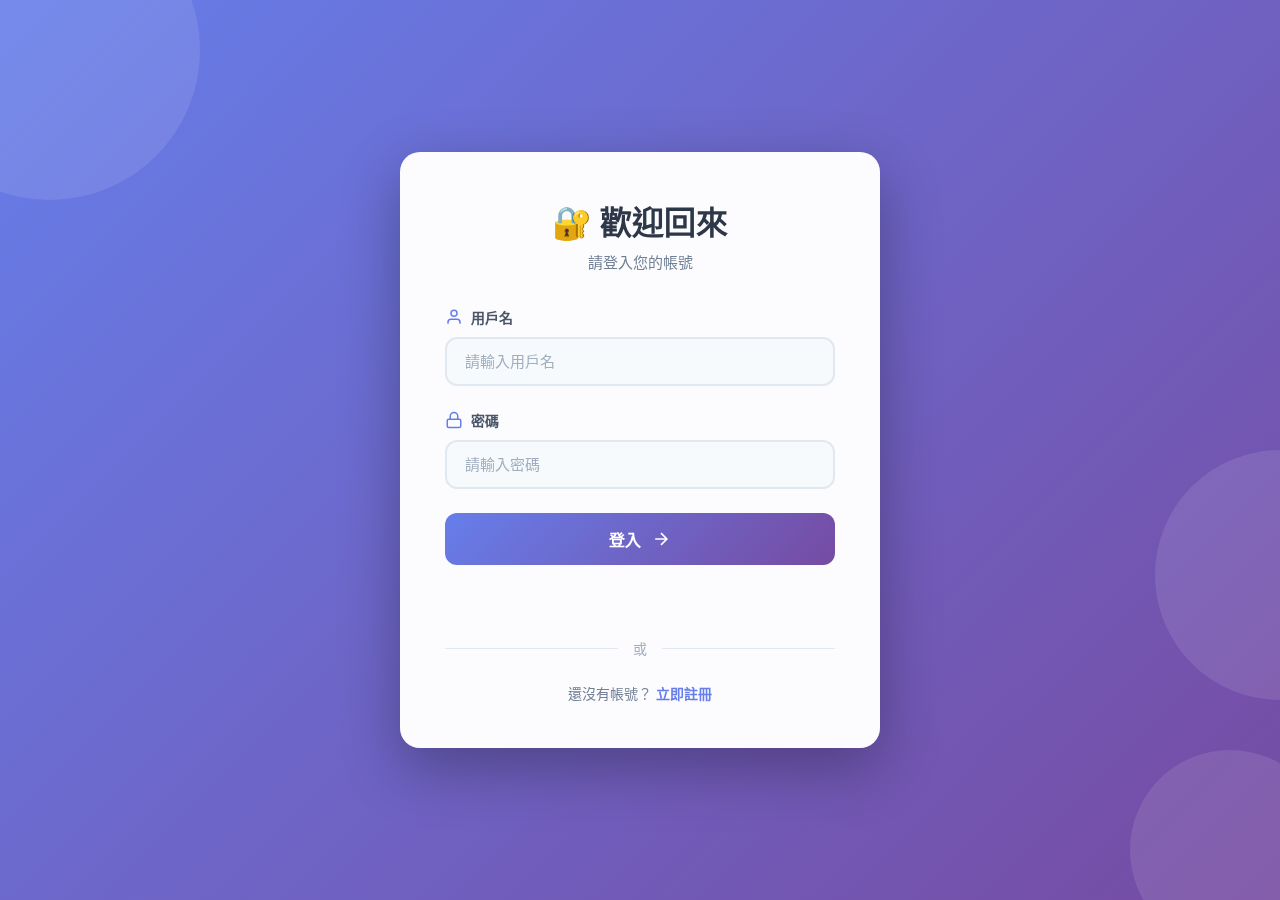
<file: src/main/resources/static/index.html>
<!DOCTYPE html>
<html lang="zh-TW">
<head>
    <meta charset="UTF-8">
    <meta name="viewport" content="width=device-width, initial-scale=1.0">
    <title>用戶認證系統</title>
    <link rel="stylesheet" href="styles.css">
</head>
<body>
    <div class="background-animation">
        <div class="circle circle1"></div>
        <div class="circle circle2"></div>
        <div class="circle circle3"></div>
    </div>

    <div class="container">
        <!-- 登入表單 -->
        <div class="form-container" id="loginForm">
            <div class="form-header">
                <h2>🔐 歡迎回來</h2>
                <p class="subtitle">請登入您的帳號</p>
            </div>
            <form onsubmit="handleLogin(event)">
                <div class="form-group">
                    <label for="loginUsername">
                        <svg class="icon" viewBox="0 0 24 24" fill="none" stroke="currentColor" stroke-width="2">
                            <path d="M20 21v-2a4 4 0 0 0-4-4H8a4 4 0 0 0-4 4v2"></path>
                            <circle cx="12" cy="7" r="4"></circle>
                        </svg>
                        用戶名
                    </label>
                    <input type="text" id="loginUsername" name="username" placeholder="請輸入用戶名" required>
                </div>
                <div class="form-group">
                    <label for="loginPassword">
                        <svg class="icon" viewBox="0 0 24 24" fill="none" stroke="currentColor" stroke-width="2">
                            <rect x="3" y="11" width="18" height="11" rx="2" ry="2"></rect>
                            <path d="M7 11V7a5 5 0 0 1 10 0v4"></path>
                        </svg>
                        密碼
                    </label>
                    <input type="password" id="loginPassword" name="password" placeholder="請輸入密碼" required>
                </div>
                <button type="submit" class="btn btn-primary">
                    <span>登入</span>
                    <svg class="btn-icon" viewBox="0 0 24 24" fill="none" stroke="currentColor" stroke-width="2">
                        <path d="M5 12h14M12 5l7 7-7 7"/>
                    </svg>
                </button>
            </form>
            <div id="loginMessage" class="message"></div>
            <div class="divider">
                <span>或</span>
            </div>
            <p class="switch-form">還沒有帳號？ <a href="#" onclick="showRegister()">立即註冊</a></p>
        </div>

        <!-- 註冊表單 -->
        <div class="form-container hidden" id="registerForm">
            <div class="form-header">
                <h2>📝 建立新帳號</h2>
                <p class="subtitle">加入我們的社群</p>
            </div>
            <form onsubmit="handleRegister(event)">
                <div class="form-group">
                    <label for="registerUsername">
                        <svg class="icon" viewBox="0 0 24 24" fill="none" stroke="currentColor" stroke-width="2">
                            <path d="M20 21v-2a4 4 0 0 0-4-4H8a4 4 0 0 0-4 4v2"></path>
                            <circle cx="12" cy="7" r="4"></circle>
                        </svg>
                        用戶名
                    </label>
                    <input type="text" id="registerUsername" name="username" placeholder="請輸入用戶名" required minlength="3">
                </div>
                <div class="form-group">
                    <label for="registerEmail">
                        <svg class="icon" viewBox="0 0 24 24" fill="none" stroke="currentColor" stroke-width="2">
                            <path d="M4 4h16c1.1 0 2 .9 2 2v12c0 1.1-.9 2-2 2H4c-1.1 0-2-.9-2-2V6c0-1.1.9-2 2-2z"></path>
                            <polyline points="22,6 12,13 2,6"></polyline>
                        </svg>
                        電子郵件
                    </label>
                    <input type="email" id="registerEmail" name="email" placeholder="example@email.com" required>
                </div>
                <div class="form-group">
                    <label for="registerPassword">
                        <svg class="icon" viewBox="0 0 24 24" fill="none" stroke="currentColor" stroke-width="2">
                            <rect x="3" y="11" width="18" height="11" rx="2" ry="2"></rect>
                            <path d="M7 11V7a5 5 0 0 1 10 0v4"></path>
                        </svg>
                        密碼
                    </label>
                    <input type="password" id="registerPassword" name="password" placeholder="至少6個字符" required minlength="6">
                </div>
                <button type="submit" class="btn btn-primary">
                    <span>註冊</span>
                    <svg class="btn-icon" viewBox="0 0 24 24" fill="none" stroke="currentColor" stroke-width="2">
                        <path d="M5 12h14M12 5l7 7-7 7"/>
                    </svg>
                </button>
            </form>
            <div id="registerMessage" class="message"></div>
            <div class="divider">
                <span>或</span>
            </div>
            <p class="switch-form">已有帳號？ <a href="#" onclick="showLogin()">立即登入</a></p>
        </div>

        <!-- 歡迎頁面 -->
        <div class="form-container hidden" id="welcomeScreen">
            <div class="welcome-content">
                <div class="welcome-icon">✨</div>
                <h2>歡迎！</h2>
                <p class="welcome-text">您已成功登入系統</p>
                <div class="user-info">
                    <svg class="user-avatar" viewBox="0 0 24 24" fill="none" stroke="currentColor" stroke-width="2">
                        <path d="M20 21v-2a4 4 0 0 0-4-4H8a4 4 0 0 0-4 4v2"></path>
                        <circle cx="12" cy="7" r="4"></circle>
                    </svg>
                    <p class="username-display">
                        <span class="username-label">用戶名：</span>
                        <span id="welcomeUsername" class="username-value"></span>
                    </p>
                </div>
                <button class="btn btn-secondary" onclick="handleLogout()">
                    <svg class="btn-icon-left" viewBox="0 0 24 24" fill="none" stroke="currentColor" stroke-width="2">
                        <path d="M9 21H5a2 2 0 0 1-2-2V5a2 2 0 0 1 2-2h4"></path>
                        <polyline points="16 17 21 12 16 7"></polyline>
                        <line x1="21" y1="12" x2="9" y2="12"></line>
                    </svg>
                    <span>登出</span>
                </button>
            </div>
        </div>
    </div>

    <script src="app.js"></script>
</body>
</html>
</file>
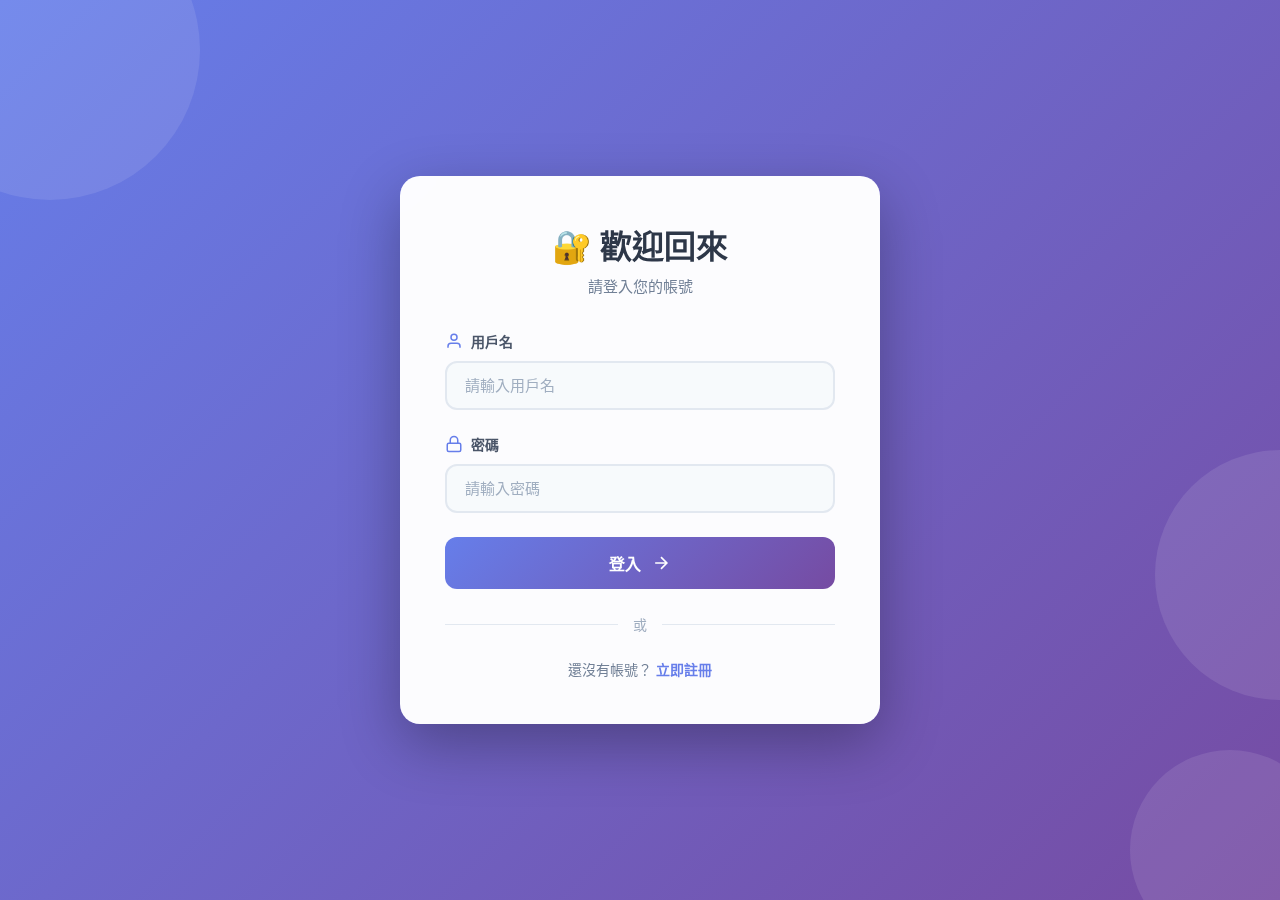
<file: src/main/resources/static/login.html>
<!DOCTYPE html>
<html lang="zh-TW">
<head>
    <meta charset="UTF-8">
    <meta name="viewport" content="width=device-width, initial-scale=1.0">
    <title>登入 - 用戶認證系統</title>
    <style>
        * {
            margin: 0;
            padding: 0;
            box-sizing: border-box;
        }

        body {
            font-family: 'Inter', 'Segoe UI', Tahoma, Geneva, Verdana, sans-serif;
            background: linear-gradient(135deg, #667eea 0%, #764ba2 100%);
            min-height: 100vh;
            display: flex;
            justify-content: center;
            align-items: center;
            padding: 20px;
            position: relative;
            overflow: hidden;
        }

        .background-animation {
            position: fixed;
            top: 0;
            left: 0;
            width: 100%;
            height: 100%;
            overflow: hidden;
            z-index: 0;
        }

        .circle {
            position: absolute;
            border-radius: 50%;
            background: rgba(255, 255, 255, 0.1);
            animation: float 20s infinite ease-in-out;
        }

        .circle1 {
            width: 300px;
            height: 300px;
            top: -100px;
            left: -100px;
            animation-delay: 0s;
        }

        .circle2 {
            width: 200px;
            height: 200px;
            bottom: -50px;
            right: -50px;
            animation-delay: 7s;
        }

        .circle3 {
            width: 250px;
            height: 250px;
            top: 50%;
            right: -125px;
            animation-delay: 14s;
        }

        @keyframes float {
            0%, 100% {
                transform: translate(0, 0) scale(1);
            }
            33% {
                transform: translate(30px, -50px) scale(1.1);
            }
            66% {
                transform: translate(-20px, 20px) scale(0.9);
            }
        }

        .container {
            width: 100%;
            max-width: 480px;
            position: relative;
            z-index: 1;
        }

        .form-container {
            background: rgba(255, 255, 255, 0.98);
            backdrop-filter: blur(10px);
            padding: 45px;
            border-radius: 20px;
            box-shadow: 0 20px 60px rgba(0, 0, 0, 0.3);
            animation: fadeInUp 0.5s ease-out;
        }

        @keyframes fadeInUp {
            from {
                opacity: 0;
                transform: translateY(30px);
            }
            to {
                opacity: 1;
                transform: translateY(0);
            }
        }

        .form-header {
            text-align: center;
            margin-bottom: 35px;
        }

        .form-header h2 {
            color: #2d3748;
            font-size: 32px;
            font-weight: 700;
            margin-bottom: 8px;
        }

        .subtitle {
            color: #718096;
            font-size: 15px;
            font-weight: 400;
        }

        .form-group {
            margin-bottom: 24px;
        }

        label {
            display: flex;
            align-items: center;
            margin-bottom: 10px;
            color: #4a5568;
            font-weight: 600;
            font-size: 14px;
        }

        .icon {
            width: 18px;
            height: 18px;
            margin-right: 8px;
            color: #667eea;
        }

        input[type="text"],
        input[type="password"] {
            width: 100%;
            padding: 14px 18px;
            border: 2px solid #e2e8f0;
            border-radius: 12px;
            font-size: 15px;
            transition: all 0.3s ease;
            background: #f7fafc;
        }

        input[type="text"]:focus,
        input[type="password"]:focus {
            outline: none;
            border-color: #667eea;
            background: white;
            box-shadow: 0 0 0 3px rgba(102, 126, 234, 0.1);
        }

        input::placeholder {
            color: #a0aec0;
        }

        .btn {
            width: 100%;
            padding: 14px 24px;
            border: none;
            border-radius: 12px;
            font-size: 16px;
            font-weight: 600;
            cursor: pointer;
            transition: all 0.3s ease;
            margin-top: 10px;
            display: flex;
            align-items: center;
            justify-content: center;
            gap: 10px;
            position: relative;
            overflow: hidden;
            background: linear-gradient(135deg, #667eea 0%, #764ba2 100%);
            color: white;
        }

        .btn::before {
            content: '';
            position: absolute;
            top: 50%;
            left: 50%;
            width: 0;
            height: 0;
            border-radius: 50%;
            background: rgba(255, 255, 255, 0.2);
            transform: translate(-50%, -50%);
            transition: width 0.6s, height 0.6s;
        }

        .btn:hover::before {
            width: 300px;
            height: 300px;
        }

        .btn:hover {
            transform: translateY(-2px);
            box-shadow: 0 10px 25px rgba(102, 126, 234, 0.4);
        }

        .btn:active {
            transform: translateY(0);
        }

        .btn-icon {
            width: 20px;
            height: 20px;
            position: relative;
            z-index: 1;
        }

        .divider {
            display: flex;
            align-items: center;
            margin: 25px 0;
            color: #a0aec0;
            font-size: 14px;
        }

        .divider::before,
        .divider::after {
            content: '';
            flex: 1;
            height: 1px;
            background: #e2e8f0;
        }

        .divider span {
            padding: 0 15px;
        }

        .switch-form {
            text-align: center;
            margin-top: 20px;
            color: #718096;
            font-size: 14px;
        }

        .switch-form a {
            color: #667eea;
            text-decoration: none;
            font-weight: 700;
            transition: color 0.3s;
        }

        .switch-form a:hover {
            color: #764ba2;
        }

        .message {
            margin-top: 20px;
            padding: 14px 18px;
            border-radius: 12px;
            text-align: center;
            font-size: 14px;
            font-weight: 500;
            animation: slideIn 0.3s ease-out;
        }

        @keyframes slideIn {
            from {
                opacity: 0;
                transform: translateY(-10px);
            }
            to {
                opacity: 1;
                transform: translateY(0);
            }
        }

        .message.success {
            background-color: #d4edda;
            color: #155724;
            border: 2px solid #c3e6cb;
        }

        .message.error {
            background-color: #f8d7da;
            color: #721c24;
            border: 2px solid #f5c6cb;
        }
    </style>
</head>
<body>
    <div class="background-animation">
        <div class="circle circle1"></div>
        <div class="circle circle2"></div>
        <div class="circle circle3"></div>
    </div>

    <div class="container">
        <div class="form-container">
            <div class="form-header">
                <h2>🔐 歡迎回來</h2>
                <p class="subtitle">請登入您的帳號</p>
            </div>
            <form onsubmit="handleLogin(event)">
                <div class="form-group">
                    <label for="loginUsername">
                        <svg class="icon" viewBox="0 0 24 24" fill="none" stroke="currentColor" stroke-width="2">
                            <path d="M20 21v-2a4 4 0 0 0-4-4H8a4 4 0 0 0-4 4v2"></path>
                            <circle cx="12" cy="7" r="4"></circle>
                        </svg>
                        用戶名
                    </label>
                    <input type="text" id="loginUsername" name="username" placeholder="請輸入用戶名" required>
                </div>
                <div class="form-group">
                    <label for="loginPassword">
                        <svg class="icon" viewBox="0 0 24 24" fill="none" stroke="currentColor" stroke-width="2">
                            <rect x="3" y="11" width="18" height="11" rx="2" ry="2"></rect>
                            <path d="M7 11V7a5 5 0 0 1 10 0v4"></path>
                        </svg>
                        密碼
                    </label>
                    <input type="password" id="loginPassword" name="password" placeholder="請輸入密碼" required>
                </div>
                <button type="submit" class="btn">
                    <span>登入</span>
                    <svg class="btn-icon" viewBox="0 0 24 24" fill="none" stroke="currentColor" stroke-width="2">
                        <path d="M5 12h14M12 5l7 7-7 7"/>
                    </svg>
                </button>
            </form>
            <div id="loginMessage" class="message" style="display: none;"></div>
            <div class="divider">
                <span>或</span>
            </div>
            <p class="switch-form">還沒有帳號？ <a href="/register">立即註冊</a></p>
        </div>
    </div>

    <script>
        // 使用相對路徑，自動適應不同環境（localhost 或 AWS）
        const API_BASE_URL = '/api/auth';

        function showMessage(message, isError = false) {
            const messageElement = document.getElementById('loginMessage');
            messageElement.textContent = message;
            messageElement.className = isError ? 'message error' : 'message success';
            messageElement.style.display = 'block';
        }

        async function handleLogin(event) {
            event.preventDefault();
            
            const username = document.getElementById('loginUsername').value;
            const password = document.getElementById('loginPassword').value;

            try {
                const response = await fetch(`${API_BASE_URL}/login`, {
                    method: 'POST',
                    headers: {
                        'Content-Type': 'application/json',
                    },
                    body: JSON.stringify({ username, password })
                });

                const data = await response.json();

                if (response.ok) {
                    showMessage('登入成功！正在跳轉...', false);
                    localStorage.setItem('username', username);
                    setTimeout(() => {
                        window.location.href = '/';
                    }, 1500);
                } else {
                    showMessage(data.message || '登入失敗，請檢查用戶名和密碼。', true);
                }
            } catch (error) {
                showMessage('無法連接到服務器，請檢查後端是否運行。', true);
                console.error('Login error:', error);
            }
        }
    </script>
</body>
</html>
</file>
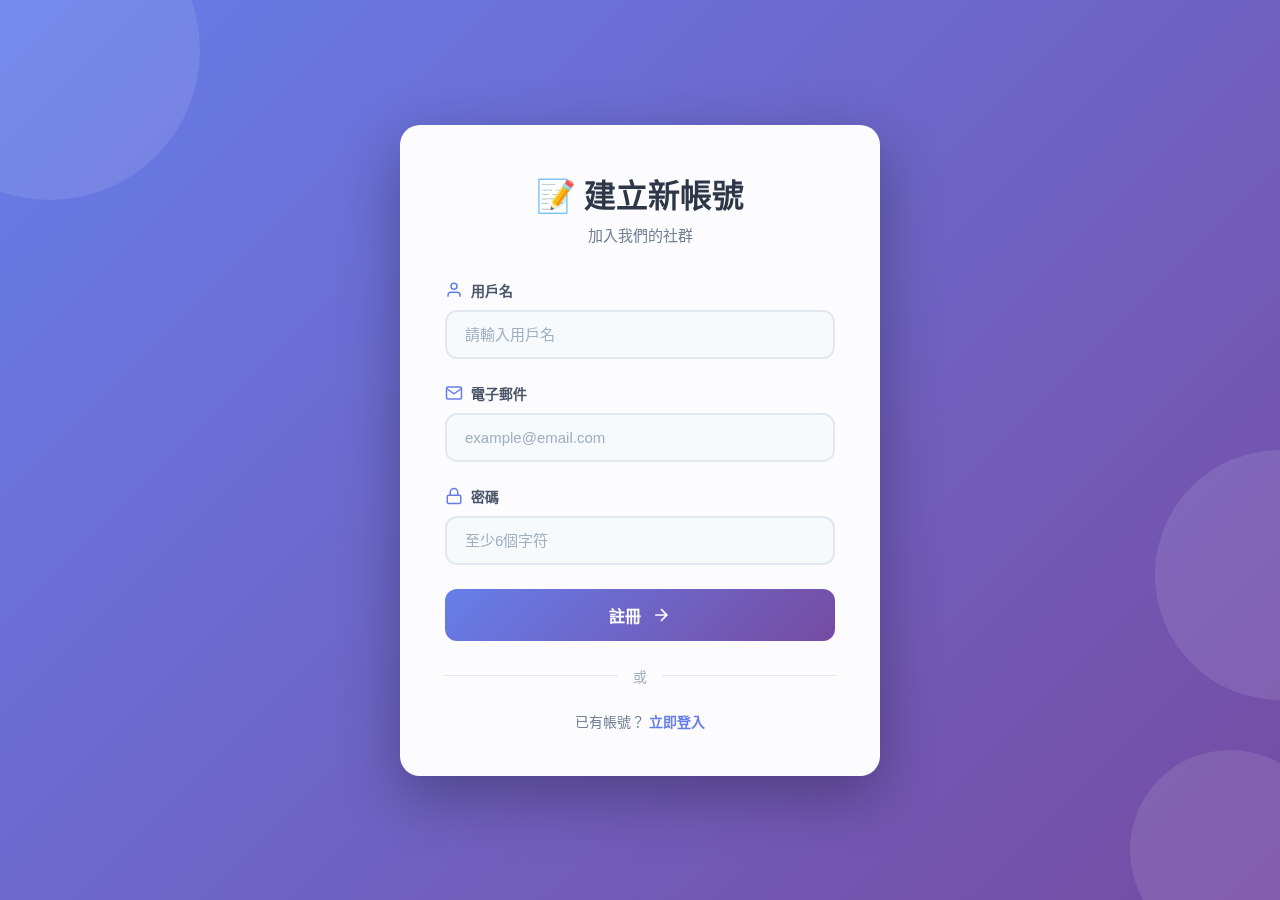
<file: src/main/resources/static/register.html>
<!DOCTYPE html>
<html lang="zh-TW">
<head>
    <meta charset="UTF-8">
    <meta name="viewport" content="width=device-width, initial-scale=1.0">
    <title>註冊 - 用戶認證系統</title>
    <style>
        * {
            margin: 0;
            padding: 0;
            box-sizing: border-box;
        }

        body {
            font-family: 'Inter', 'Segoe UI', Tahoma, Geneva, Verdana, sans-serif;
            background: linear-gradient(135deg, #667eea 0%, #764ba2 100%);
            min-height: 100vh;
            display: flex;
            justify-content: center;
            align-items: center;
            padding: 20px;
            position: relative;
            overflow: hidden;
        }

        .background-animation {
            position: fixed;
            top: 0;
            left: 0;
            width: 100%;
            height: 100%;
            overflow: hidden;
            z-index: 0;
        }

        .circle {
            position: absolute;
            border-radius: 50%;
            background: rgba(255, 255, 255, 0.1);
            animation: float 20s infinite ease-in-out;
        }

        .circle1 {
            width: 300px;
            height: 300px;
            top: -100px;
            left: -100px;
            animation-delay: 0s;
        }

        .circle2 {
            width: 200px;
            height: 200px;
            bottom: -50px;
            right: -50px;
            animation-delay: 7s;
        }

        .circle3 {
            width: 250px;
            height: 250px;
            top: 50%;
            right: -125px;
            animation-delay: 14s;
        }

        @keyframes float {
            0%, 100% {
                transform: translate(0, 0) scale(1);
            }
            33% {
                transform: translate(30px, -50px) scale(1.1);
            }
            66% {
                transform: translate(-20px, 20px) scale(0.9);
            }
        }

        .container {
            width: 100%;
            max-width: 480px;
            position: relative;
            z-index: 1;
        }

        .form-container {
            background: rgba(255, 255, 255, 0.98);
            backdrop-filter: blur(10px);
            padding: 45px;
            border-radius: 20px;
            box-shadow: 0 20px 60px rgba(0, 0, 0, 0.3);
            animation: fadeInUp 0.5s ease-out;
        }

        @keyframes fadeInUp {
            from {
                opacity: 0;
                transform: translateY(30px);
            }
            to {
                opacity: 1;
                transform: translateY(0);
            }
        }

        .form-header {
            text-align: center;
            margin-bottom: 35px;
        }

        .form-header h2 {
            color: #2d3748;
            font-size: 32px;
            font-weight: 700;
            margin-bottom: 8px;
        }

        .subtitle {
            color: #718096;
            font-size: 15px;
            font-weight: 400;
        }

        .form-group {
            margin-bottom: 24px;
        }

        label {
            display: flex;
            align-items: center;
            margin-bottom: 10px;
            color: #4a5568;
            font-weight: 600;
            font-size: 14px;
        }

        .icon {
            width: 18px;
            height: 18px;
            margin-right: 8px;
            color: #667eea;
        }

        input[type="text"],
        input[type="email"],
        input[type="password"] {
            width: 100%;
            padding: 14px 18px;
            border: 2px solid #e2e8f0;
            border-radius: 12px;
            font-size: 15px;
            transition: all 0.3s ease;
            background: #f7fafc;
        }

        input[type="text"]:focus,
        input[type="email"]:focus,
        input[type="password"]:focus {
            outline: none;
            border-color: #667eea;
            background: white;
            box-shadow: 0 0 0 3px rgba(102, 126, 234, 0.1);
        }

        input::placeholder {
            color: #a0aec0;
        }

        .btn {
            width: 100%;
            padding: 14px 24px;
            border: none;
            border-radius: 12px;
            font-size: 16px;
            font-weight: 600;
            cursor: pointer;
            transition: all 0.3s ease;
            margin-top: 10px;
            display: flex;
            align-items: center;
            justify-content: center;
            gap: 10px;
            position: relative;
            overflow: hidden;
            background: linear-gradient(135deg, #667eea 0%, #764ba2 100%);
            color: white;
        }

        .btn::before {
            content: '';
            position: absolute;
            top: 50%;
            left: 50%;
            width: 0;
            height: 0;
            border-radius: 50%;
            background: rgba(255, 255, 255, 0.2);
            transform: translate(-50%, -50%);
            transition: width 0.6s, height 0.6s;
        }

        .btn:hover::before {
            width: 300px;
            height: 300px;
        }

        .btn:hover {
            transform: translateY(-2px);
            box-shadow: 0 10px 25px rgba(102, 126, 234, 0.4);
        }

        .btn:active {
            transform: translateY(0);
        }

        .btn-icon {
            width: 20px;
            height: 20px;
            position: relative;
            z-index: 1;
        }

        .divider {
            display: flex;
            align-items: center;
            margin: 25px 0;
            color: #a0aec0;
            font-size: 14px;
        }

        .divider::before,
        .divider::after {
            content: '';
            flex: 1;
            height: 1px;
            background: #e2e8f0;
        }

        .divider span {
            padding: 0 15px;
        }

        .switch-form {
            text-align: center;
            margin-top: 20px;
            color: #718096;
            font-size: 14px;
        }

        .switch-form a {
            color: #667eea;
            text-decoration: none;
            font-weight: 700;
            transition: color 0.3s;
        }

        .switch-form a:hover {
            color: #764ba2;
        }

        .message {
            margin-top: 20px;
            padding: 14px 18px;
            border-radius: 12px;
            text-align: center;
            font-size: 14px;
            font-weight: 500;
            animation: slideIn 0.3s ease-out;
        }

        @keyframes slideIn {
            from {
                opacity: 0;
                transform: translateY(-10px);
            }
            to {
                opacity: 1;
                transform: translateY(0);
            }
        }

        .message.success {
            background-color: #d4edda;
            color: #155724;
            border: 2px solid #c3e6cb;
        }

        .message.error {
            background-color: #f8d7da;
            color: #721c24;
            border: 2px solid #f5c6cb;
        }
    </style>
</head>
<body>
    <div class="background-animation">
        <div class="circle circle1"></div>
        <div class="circle circle2"></div>
        <div class="circle circle3"></div>
    </div>

    <div class="container">
        <div class="form-container">
            <div class="form-header">
                <h2>📝 建立新帳號</h2>
                <p class="subtitle">加入我們的社群</p>
            </div>
            <form onsubmit="handleRegister(event)">
                <div class="form-group">
                    <label for="registerUsername">
                        <svg class="icon" viewBox="0 0 24 24" fill="none" stroke="currentColor" stroke-width="2">
                            <path d="M20 21v-2a4 4 0 0 0-4-4H8a4 4 0 0 0-4 4v2"></path>
                            <circle cx="12" cy="7" r="4"></circle>
                        </svg>
                        用戶名
                    </label>
                    <input type="text" id="registerUsername" name="username" placeholder="請輸入用戶名" required minlength="3">
                </div>
                <div class="form-group">
                    <label for="registerEmail">
                        <svg class="icon" viewBox="0 0 24 24" fill="none" stroke="currentColor" stroke-width="2">
                            <path d="M4 4h16c1.1 0 2 .9 2 2v12c0 1.1-.9 2-2 2H4c-1.1 0-2-.9-2-2V6c0-1.1.9-2 2-2z"></path>
                            <polyline points="22,6 12,13 2,6"></polyline>
                        </svg>
                        電子郵件
                    </label>
                    <input type="email" id="registerEmail" name="email" placeholder="example@email.com" required>
                </div>
                <div class="form-group">
                    <label for="registerPassword">
                        <svg class="icon" viewBox="0 0 24 24" fill="none" stroke="currentColor" stroke-width="2">
                            <rect x="3" y="11" width="18" height="11" rx="2" ry="2"></rect>
                            <path d="M7 11V7a5 5 0 0 1 10 0v4"></path>
                        </svg>
                        密碼
                    </label>
                    <input type="password" id="registerPassword" name="password" placeholder="至少6個字符" required minlength="6">
                </div>
                <button type="submit" class="btn">
                    <span>註冊</span>
                    <svg class="btn-icon" viewBox="0 0 24 24" fill="none" stroke="currentColor" stroke-width="2">
                        <path d="M5 12h14M12 5l7 7-7 7"/>
                    </svg>
                </button>
            </form>
            <div id="registerMessage" class="message" style="display: none;"></div>
            <div class="divider">
                <span>或</span>
            </div>
            <p class="switch-form">已有帳號？ <a href="/login">立即登入</a></p>
        </div>
    </div>

    <script>
        const API_BASE_URL = 'http://localhost:8080/api/auth';

        function showMessage(message, isError = false) {
            const messageElement = document.getElementById('registerMessage');
            messageElement.textContent = message;
            messageElement.className = isError ? 'message error' : 'message success';
            messageElement.style.display = 'block';
        }

        async function handleRegister(event) {
            event.preventDefault();
            
            const username = document.getElementById('registerUsername').value;
            const email = document.getElementById('registerEmail').value;
            const password = document.getElementById('registerPassword').value;

            try {
                const response = await fetch(`${API_BASE_URL}/register`, {
                    method: 'POST',
                    headers: {
                        'Content-Type': 'application/json',
                    },
                    body: JSON.stringify({ username, email, password })
                });

                const data = await response.json();

                if (response.ok) {
                    showMessage('註冊成功！正在跳轉到登入頁面...', false);
                    setTimeout(() => {
                        window.location.href = '/login';
                    }, 1500);
                } else {
                    showMessage(data.message || '註冊失敗，請稍後再試。', true);
                }
            } catch (error) {
                showMessage('無法連接到服務器，請檢查後端是否運行。', true);
                console.error('Register error:', error);
            }
        }
    </script>
</body>
</html>
</file>
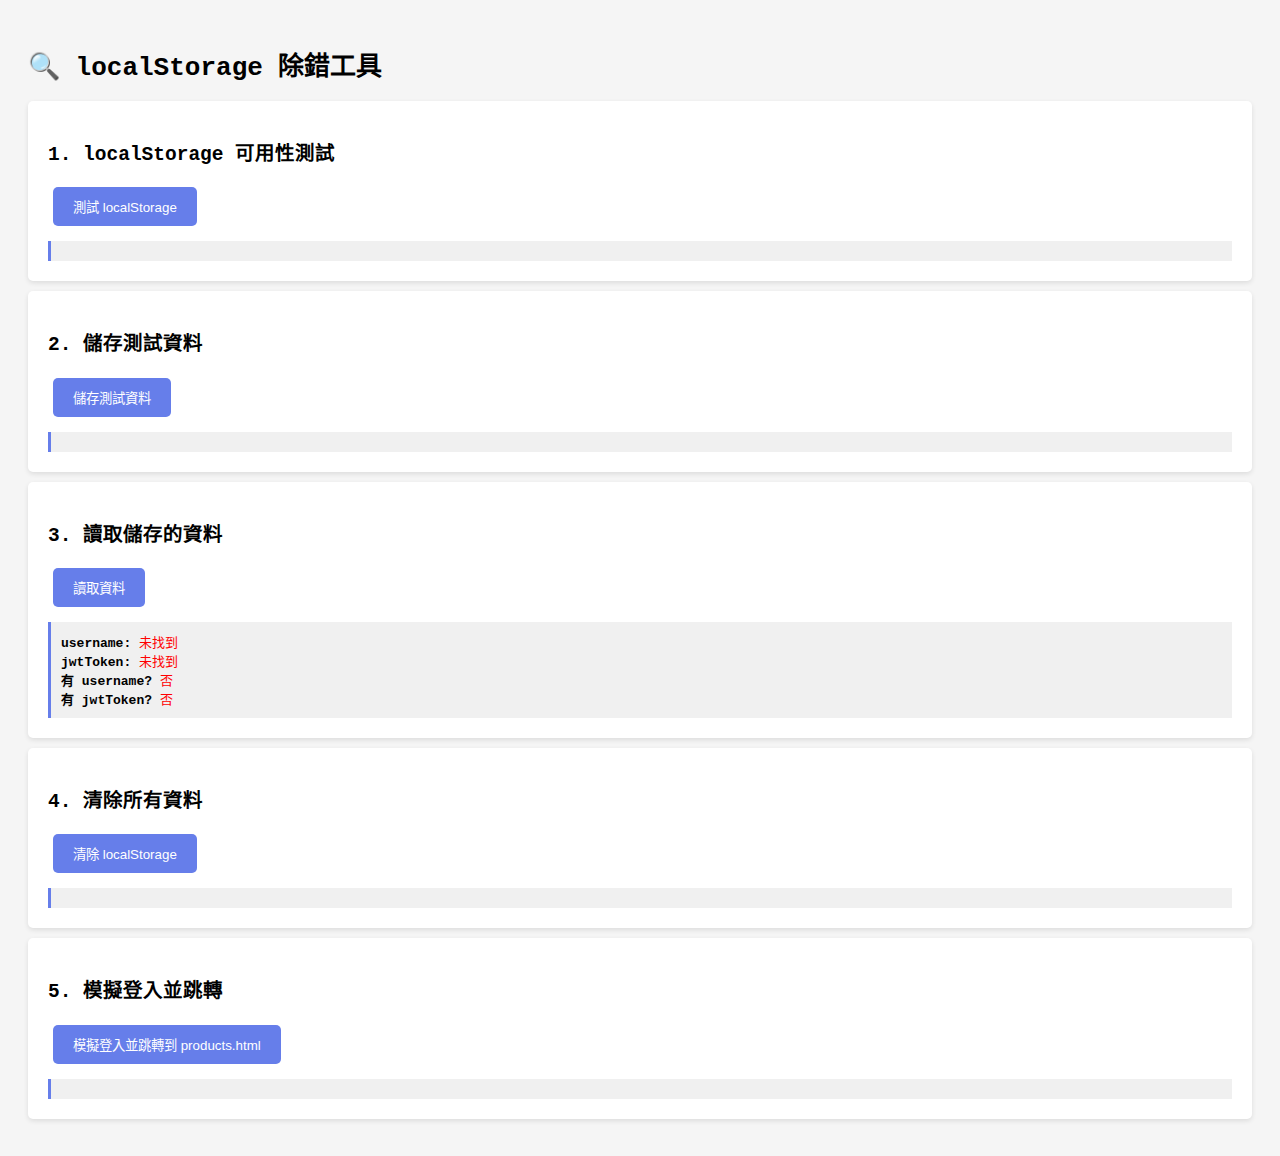
<file: src/main/resources/static/test-storage.html>
<!DOCTYPE html>
<html lang="zh-TW">
<head>
    <meta charset="UTF-8">
    <meta name="viewport" content="width=device-width, initial-scale=1.0">
    <title>localStorage 測試頁面</title>
    <style>
        body {
            font-family: monospace;
            padding: 20px;
            background: #f5f5f5;
        }
        .test-section {
            background: white;
            padding: 20px;
            margin: 10px 0;
            border-radius: 5px;
            box-shadow: 0 2px 5px rgba(0,0,0,0.1);
        }
        button {
            padding: 10px 20px;
            margin: 5px;
            cursor: pointer;
            background: #667eea;
            color: white;
            border: none;
            border-radius: 5px;
        }
        button:hover {
            background: #5568d3;
        }
        .result {
            margin-top: 10px;
            padding: 10px;
            background: #f0f0f0;
            border-left: 3px solid #667eea;
        }
        .success { color: green; }
        .error { color: red; }
    </style>
</head>
<body>
    <h1>🔍 localStorage 除錯工具</h1>
    
    <div class="test-section">
        <h2>1. localStorage 可用性測試</h2>
        <button onclick="testLocalStorage()">測試 localStorage</button>
        <div id="storageTest" class="result"></div>
    </div>
    
    <div class="test-section">
        <h2>2. 儲存測試資料</h2>
        <button onclick="saveTestData()">儲存測試資料</button>
        <div id="saveResult" class="result"></div>
    </div>
    
    <div class="test-section">
        <h2>3. 讀取儲存的資料</h2>
        <button onclick="readData()">讀取資料</button>
        <div id="readResult" class="result"></div>
    </div>
    
    <div class="test-section">
        <h2>4. 清除所有資料</h2>
        <button onclick="clearAll()">清除 localStorage</button>
        <div id="clearResult" class="result"></div>
    </div>
    
    <div class="test-section">
        <h2>5. 模擬登入並跳轉</h2>
        <button onclick="simulateLogin()">模擬登入並跳轉到 products.html</button>
        <div id="loginResult" class="result"></div>
    </div>

    <script>
        function testLocalStorage() {
            const result = document.getElementById('storageTest');
            try {
                localStorage.setItem('__test__', 'test_value');
                const value = localStorage.getItem('__test__');
                localStorage.removeItem('__test__');
                
                if (value === 'test_value') {
                    result.innerHTML = '<span class="success">✅ localStorage 運作正常</span>';
                } else {
                    result.innerHTML = '<span class="error">❌ localStorage 讀取失敗</span>';
                }
            } catch (e) {
                result.innerHTML = `<span class="error">❌ localStorage 錯誤: ${e.message}</span>`;
            }
        }

        function saveTestData() {
            const result = document.getElementById('saveResult');
            try {
                localStorage.setItem('username', 'testUser');
                localStorage.setItem('jwtToken', 'test_token_123456');
                result.innerHTML = '<span class="success">✅ 已儲存 username 和 jwtToken</span>';
            } catch (e) {
                result.innerHTML = `<span class="error">❌ 儲存失敗: ${e.message}</span>`;
            }
        }

        function readData() {
            const result = document.getElementById('readResult');
            const username = localStorage.getItem('username');
            const token = localStorage.getItem('jwtToken');
            
            result.innerHTML = `
                <div><strong>username:</strong> ${username || '<span class="error">未找到</span>'}</div>
                <div><strong>jwtToken:</strong> ${token || '<span class="error">未找到</span>'}</div>
                <div><strong>有 username?</strong> ${!!username ? '<span class="success">是</span>' : '<span class="error">否</span>'}</div>
                <div><strong>有 jwtToken?</strong> ${!!token ? '<span class="success">是</span>' : '<span class="error">否</span>'}</div>
            `;
        }

        function clearAll() {
            const result = document.getElementById('clearResult');
            localStorage.clear();
            result.innerHTML = '<span class="success">✅ 已清除所有 localStorage 資料</span>';
        }

        function simulateLogin() {
            const result = document.getElementById('loginResult');
            
            // 儲存測試資料
            localStorage.setItem('username', 'testUser');
            localStorage.setItem('jwtToken', 'test_token_123456');
            
            // 確認儲存
            const saved = localStorage.getItem('username');
            
            if (saved) {
                result.innerHTML = '<span class="success">✅ 資料已儲存，3 秒後跳轉...</span>';
                setTimeout(() => {
                    window.location.href = '/products.html';
                }, 3000);
            } else {
                result.innerHTML = '<span class="error">❌ 資料儲存失敗</span>';
            }
        }

        // 頁面載入時自動執行測試
        window.addEventListener('DOMContentLoaded', () => {
            console.log('測試頁面載入完成');
            readData();
        });
    </script>
</body>
</html>
</file>
<file: src/main/resources/static/styles.css>
* {
    margin: 0;
    padding: 0;
    box-sizing: border-box;
}

body {
    font-family: 'Inter', 'Segoe UI', Tahoma, Geneva, Verdana, sans-serif;
    background: linear-gradient(135deg, #667eea 0%, #764ba2 100%);
    min-height: 100vh;
    display: flex;
    justify-content: center;
    align-items: center;
    padding: 20px;
    position: relative;
    overflow: hidden;
}

/* 背景動畫 */
.background-animation {
    position: fixed;
    top: 0;
    left: 0;
    width: 100%;
    height: 100%;
    overflow: hidden;
    z-index: 0;
}

.circle {
    position: absolute;
    border-radius: 50%;
    background: rgba(255, 255, 255, 0.1);
    animation: float 20s infinite ease-in-out;
}

.circle1 {
    width: 300px;
    height: 300px;
    top: -100px;
    left: -100px;
    animation-delay: 0s;
}

.circle2 {
    width: 200px;
    height: 200px;
    bottom: -50px;
    right: -50px;
    animation-delay: 7s;
}

.circle3 {
    width: 250px;
    height: 250px;
    top: 50%;
    right: -125px;
    animation-delay: 14s;
}

@keyframes float {
    0%, 100% {
        transform: translate(0, 0) scale(1);
    }
    33% {
        transform: translate(30px, -50px) scale(1.1);
    }
    66% {
        transform: translate(-20px, 20px) scale(0.9);
    }
}

.container {
    width: 100%;
    max-width: 480px;
    position: relative;
    z-index: 1;
}

.form-container {
    background: rgba(255, 255, 255, 0.98);
    backdrop-filter: blur(10px);
    padding: 45px;
    border-radius: 20px;
    box-shadow: 0 20px 60px rgba(0, 0, 0, 0.3);
    animation: fadeInUp 0.5s ease-out;
}

@keyframes fadeInUp {
    from {
        opacity: 0;
        transform: translateY(30px);
    }
    to {
        opacity: 1;
        transform: translateY(0);
    }
}

.form-container.hidden {
    display: none;
}

.form-header {
    text-align: center;
    margin-bottom: 35px;
}

.form-header h2 {
    color: #2d3748;
    font-size: 32px;
    font-weight: 700;
    margin-bottom: 8px;
}

.subtitle {
    color: #718096;
    font-size: 15px;
    font-weight: 400;
}

.form-group {
    margin-bottom: 24px;
}

label {
    display: flex;
    align-items: center;
    margin-bottom: 10px;
    color: #4a5568;
    font-weight: 600;
    font-size: 14px;
}

.icon {
    width: 18px;
    height: 18px;
    margin-right: 8px;
    color: #667eea;
}

input[type="text"],
input[type="email"],
input[type="password"] {
    width: 100%;
    padding: 14px 18px;
    border: 2px solid #e2e8f0;
    border-radius: 12px;
    font-size: 15px;
    transition: all 0.3s ease;
    background: #f7fafc;
}

input[type="text"]:focus,
input[type="email"]:focus,
input[type="password"]:focus {
    outline: none;
    border-color: #667eea;
    background: white;
    box-shadow: 0 0 0 3px rgba(102, 126, 234, 0.1);
}

input::placeholder {
    color: #a0aec0;
}

.btn {
    width: 100%;
    padding: 14px 24px;
    border: none;
    border-radius: 12px;
    font-size: 16px;
    font-weight: 600;
    cursor: pointer;
    transition: all 0.3s ease;
    margin-top: 10px;
    display: flex;
    align-items: center;
    justify-content: center;
    gap: 10px;
    position: relative;
    overflow: hidden;
}

.btn::before {
    content: '';
    position: absolute;
    top: 50%;
    left: 50%;
    width: 0;
    height: 0;
    border-radius: 50%;
    background: rgba(255, 255, 255, 0.2);
    transform: translate(-50%, -50%);
    transition: width 0.6s, height 0.6s;
}

.btn:hover::before {
    width: 300px;
    height: 300px;
}

.btn-primary {
    background: linear-gradient(135deg, #667eea 0%, #764ba2 100%);
    color: white;
}

.btn-primary:hover {
    transform: translateY(-2px);
    box-shadow: 0 10px 25px rgba(102, 126, 234, 0.4);
}

.btn-primary:active {
    transform: translateY(0);
}

.btn-secondary {
    background: linear-gradient(135deg, #6c757d 0%, #495057 100%);
    color: white;
}

.btn-secondary:hover {
    transform: translateY(-2px);
    box-shadow: 0 10px 25px rgba(108, 117, 125, 0.3);
}

.btn-icon {
    width: 20px;
    height: 20px;
    position: relative;
    z-index: 1;
}

.btn-icon-left {
    width: 20px;
    height: 20px;
    position: relative;
    z-index: 1;
}

.divider {
    display: flex;
    align-items: center;
    margin: 25px 0;
    color: #a0aec0;
    font-size: 14px;
}

.divider::before,
.divider::after {
    content: '';
    flex: 1;
    height: 1px;
    background: #e2e8f0;
}

.divider span {
    padding: 0 15px;
}

.switch-form {
    text-align: center;
    margin-top: 20px;
    color: #718096;
    font-size: 14px;
}

.switch-form a {
    color: #667eea;
    text-decoration: none;
    font-weight: 700;
    transition: color 0.3s;
}

.switch-form a:hover {
    color: #764ba2;
}

.message {
    margin-top: 20px;
    padding: 14px 18px;
    border-radius: 12px;
    text-align: center;
    font-size: 14px;
    font-weight: 500;
    animation: slideIn 0.3s ease-out;
}

@keyframes slideIn {
    from {
        opacity: 0;
        transform: translateY(-10px);
    }
    to {
        opacity: 1;
        transform: translateY(0);
    }
}

.message.success {
    background-color: #d4edda;
    color: #155724;
    border: 2px solid #c3e6cb;
}

.message.error {
    background-color: #f8d7da;
    color: #721c24;
    border: 2px solid #f5c6cb;
}

/* 歡迎頁面樣式 */
.welcome-content {
    text-align: center;
    padding: 20px 0;
}

.welcome-icon {
    font-size: 64px;
    margin-bottom: 20px;
    animation: bounce 1s ease infinite;
}

@keyframes bounce {
    0%, 100% {
        transform: translateY(0);
    }
    50% {
        transform: translateY(-10px);
    }
}

.welcome-content h2 {
    color: #2d3748;
    font-size: 32px;
    font-weight: 700;
    margin-bottom: 10px;
}

.welcome-text {
    color: #718096;
    font-size: 16px;
    margin-bottom: 30px;
}

.user-info {
    background: linear-gradient(135deg, #f7fafc 0%, #edf2f7 100%);
    padding: 25px;
    border-radius: 15px;
    margin: 30px 0;
    border: 2px solid #e2e8f0;
}

.user-avatar {
    width: 64px;
    height: 64px;
    color: #667eea;
    margin-bottom: 15px;
}

.username-display {
    font-size: 18px;
    color: #2d3748;
}

.username-label {
    color: #718096;
    font-weight: 500;
}

.username-value {
    font-weight: 700;
    color: #667eea;
}

/* 響應式設計 */
@media (max-width: 576px) {
    .form-container {
        padding: 30px 25px;
    }
    
    .form-header h2 {
        font-size: 26px;
    }
    
    input[type="text"],
    input[type="email"],
    input[type="password"] {
        padding: 12px 15px;
    }
}
</file>
